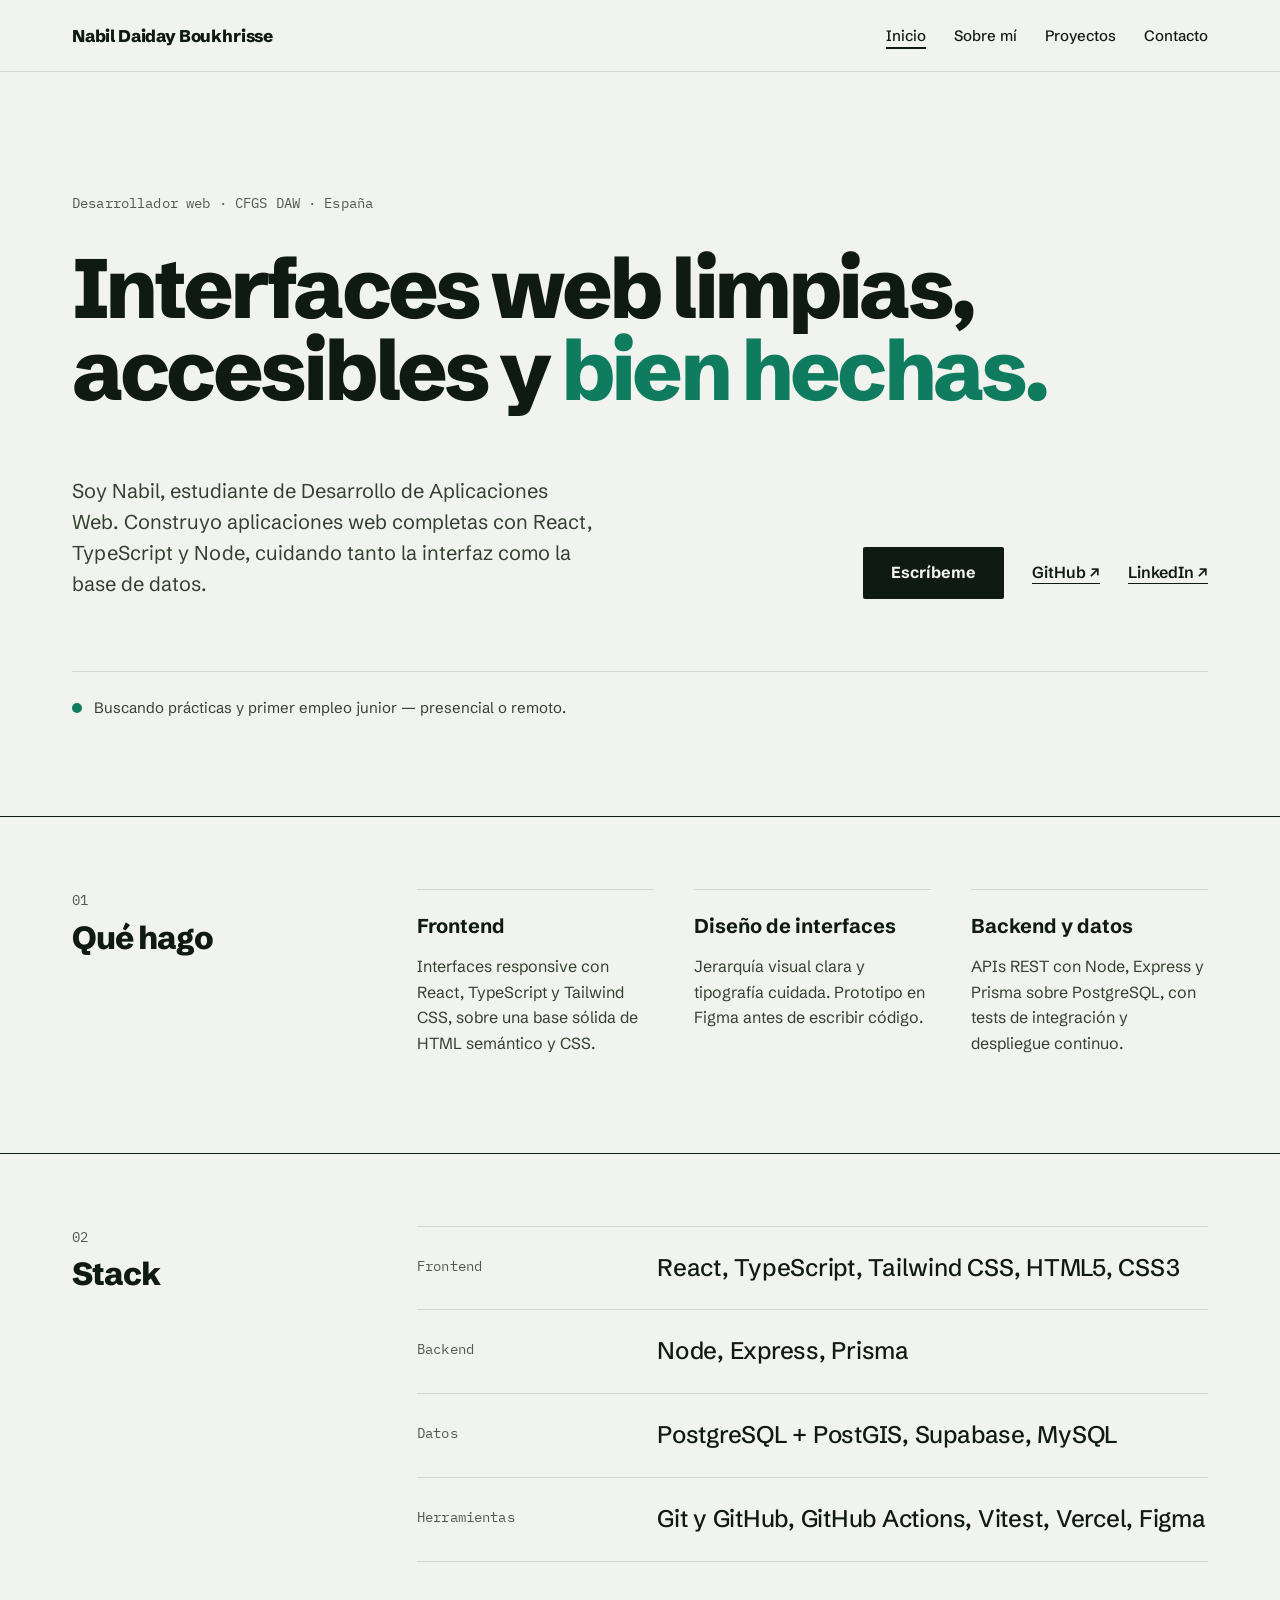
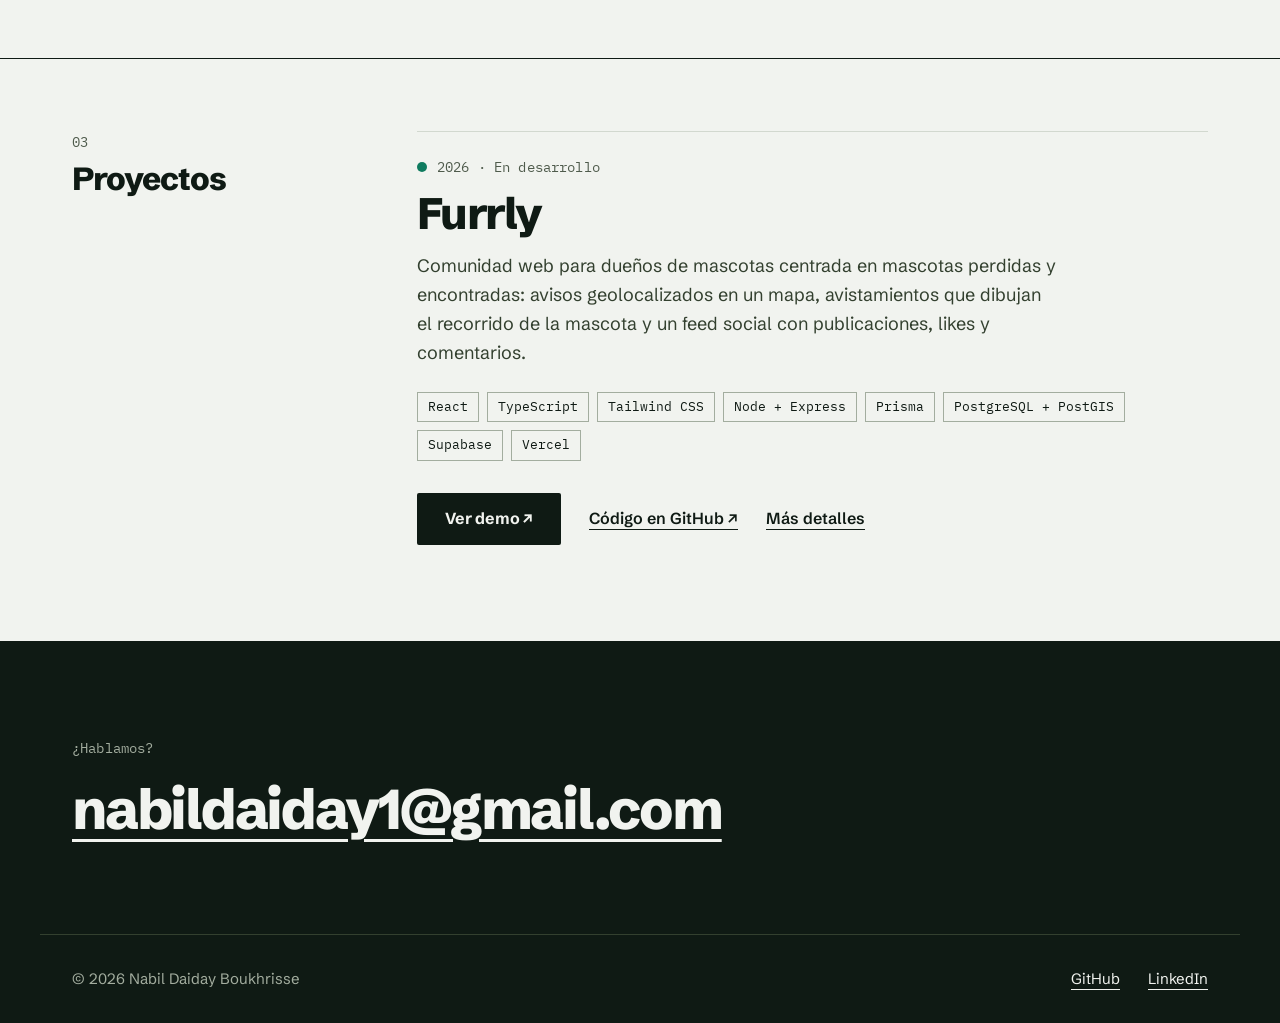
<file: index.html>
<!DOCTYPE html>
<html lang="es">
<head>
    <meta charset="UTF-8">
    <meta name="viewport" content="width=device-width, initial-scale=1.0">
    <title>Nabil Daiday Boukhrisse — Desarrollador Web Frontend</title>
    <meta name="description" content="Portfolio de Nabil Daiday Boukhrisse, estudiante de Desarrollo de Aplicaciones Web centrado en frontend. Abierto a prácticas y primer empleo.">
    <meta name="theme-color" content="#F1F3EF">
    <link rel="canonical" href="https://nabildb.github.io/">
    <meta property="og:type" content="website">
    <meta property="og:locale" content="es_ES">
    <meta property="og:site_name" content="Nabil Daiday Boukhrisse · Portfolio">
    <meta property="og:title" content="Nabil Daiday Boukhrisse — Desarrollador Web Frontend">
    <meta property="og:description" content="Portfolio de Nabil Daiday Boukhrisse, estudiante de Desarrollo de Aplicaciones Web centrado en frontend. Abierto a prácticas y primer empleo.">
    <meta property="og:url" content="https://nabildb.github.io/">
    <meta name="twitter:card" content="summary">
    <link rel="icon" type="image/svg+xml" href="favicon.svg">
    <link rel="preconnect" href="https://fonts.googleapis.com">
    <link rel="preconnect" href="https://fonts.gstatic.com" crossorigin>
    <link href="https://fonts.googleapis.com/css2?family=Schibsted+Grotesk:wght@400;500;700;800&family=IBM+Plex+Mono:wght@400;500&display=swap" rel="stylesheet">
    <link rel="stylesheet" href="styles.css">
    <script type="application/ld+json">
    {
        "@context": "https://schema.org",
        "@type": "Person",
        "name": "Nabil Daiday Boukhrisse",
        "jobTitle": "Desarrollador Web Frontend",
        "url": "https://nabildb.github.io/",
        "sameAs": ["https://github.com/nabildb", "https://www.linkedin.com/in/nabil-daiday-boukhrisse-04b022206/"]
    }
    </script>
</head>
<body>

    <header class="header">
        <div class="container header__inner">
            <a href="index.html" class="header__name">Nabil Daiday Boukhrisse</a>
            <nav aria-label="Principal">
                <ul class="nav">
                    <li><a href="index.html" aria-current="page">Inicio</a></li>
                    <li><a href="sobre-mi.html">Sobre mí</a></li>
                    <li><a href="proyectos.html">Proyectos</a></li>
                    <li><a href="contacto.html">Contacto</a></li>
                </ul>
            </nav>
        </div>
    </header>

    <main>
        <section class="container hero">
            <p class="mono">Desarrollador web · CFGS DAW · España</p>
            <h1 class="display">Interfaces web limpias, accesibles y <span class="accent">bien hechas.</span></h1>
            <div class="hero__row">
                <p class="lead">Soy Nabil, estudiante de Desarrollo de Aplicaciones Web. Construyo aplicaciones web completas con React, TypeScript y Node, cuidando tanto la interfaz como la base de datos.</p>
                <div class="actions">
                    <a href="contacto.html" class="btn">Escríbeme</a>
                    <a href="https://github.com/nabildb" class="link" target="_blank" rel="noopener">GitHub ↗</a>
                    <a href="https://www.linkedin.com/in/nabil-daiday-boukhrisse-04b022206/" class="link" target="_blank" rel="noopener">LinkedIn ↗</a>
                </div>
            </div>
            <p class="status"><span class="dot" aria-hidden="true"></span>Buscando prácticas y primer empleo junior — presencial o remoto.</p>
        </section>

        <section class="section">
            <div class="container section__inner">
                <div class="section__head">
                    <p class="mono">01</p>
                    <h2 class="section__title">Qué hago</h2>
                </div>
                <div class="section__body">
                    <div class="columns">
                        <div class="column">
                            <h3>Frontend</h3>
                            <p>Interfaces responsive con React, TypeScript y Tailwind CSS, sobre una base sólida de HTML semántico y CSS.</p>
                        </div>
                        <div class="column">
                            <h3>Diseño de interfaces</h3>
                            <p>Jerarquía visual clara y tipografía cuidada. Prototipo en Figma antes de escribir código.</p>
                        </div>
                        <div class="column">
                            <h3>Backend y datos</h3>
                            <p>APIs REST con Node, Express y Prisma sobre PostgreSQL, con tests de integración y despliegue continuo.</p>
                        </div>
                    </div>
                </div>
            </div>
        </section>

        <section class="section">
            <div class="container section__inner">
                <div class="section__head">
                    <p class="mono">02</p>
                    <h2 class="section__title">Stack</h2>
                </div>
                <div class="section__body">
                    <dl>
                        <div class="stack-row">
                            <dt class="mono">Frontend</dt>
                            <dd>React, TypeScript, Tailwind CSS, HTML5, CSS3</dd>
                        </div>
                        <div class="stack-row">
                            <dt class="mono">Backend</dt>
                            <dd>Node, Express, Prisma</dd>
                        </div>
                        <div class="stack-row">
                            <dt class="mono">Datos</dt>
                            <dd>PostgreSQL + PostGIS, Supabase, MySQL</dd>
                        </div>
                        <div class="stack-row">
                            <dt class="mono">Herramientas</dt>
                            <dd>Git y GitHub, GitHub Actions, Vitest, Vercel, Figma</dd>
                        </div>
                    </dl>
                </div>
            </div>
        </section>

        <section class="section" id="proyectos">
            <div class="container section__inner">
                <div class="section__head">
                    <p class="mono">03</p>
                    <h2 class="section__title">Proyectos</h2>
                </div>
                <div class="section__body">
                    <article class="project">
                        <p class="project__meta mono"><span class="dot" aria-hidden="true"></span>2026 · En desarrollo</p>
                        <h3 class="project__title">Furrly</h3>
                        <p class="project__desc">Comunidad web para dueños de mascotas centrada en mascotas perdidas y encontradas: avisos geolocalizados en un mapa, avistamientos que dibujan el recorrido de la mascota y un feed social con publicaciones, likes y comentarios.</p>
                        <ul class="tags" aria-label="Tecnologías">
                            <li>React</li>
                            <li>TypeScript</li>
                            <li>Tailwind CSS</li>
                            <li>Node + Express</li>
                            <li>Prisma</li>
                            <li>PostgreSQL + PostGIS</li>
                            <li>Supabase</li>
                            <li>Vercel</li>
                        </ul>
                        <div class="actions">
                            <a href="https://furrly-rouge.vercel.app" class="btn" target="_blank" rel="noopener">Ver demo ↗</a>
                            <a href="https://github.com/nabildb/Furrly" class="link" target="_blank" rel="noopener">Código en GitHub ↗</a>
                            <a href="proyectos.html" class="link">Más detalles</a>
                        </div>
                    </article>
                </div>
            </div>
        </section>
    </main>

    <footer class="footer">
        <div class="container footer__cta">
            <p class="mono">¿Hablamos?</p>
            <a href="mailto:nabildaiday1@gmail.com" class="footer__email">nabildaiday1@gmail.com</a>
        </div>
        <div class="container footer__bar">
            <span>&copy; 2026 Nabil Daiday Boukhrisse</span>
            <ul class="footer__links">
                <li><a href="https://github.com/nabildb" target="_blank" rel="noopener">GitHub</a></li>
                <li><a href="https://www.linkedin.com/in/nabil-daiday-boukhrisse-04b022206/" target="_blank" rel="noopener">LinkedIn</a></li>
            </ul>
        </div>
    </footer>
</body>
</html>
</file>
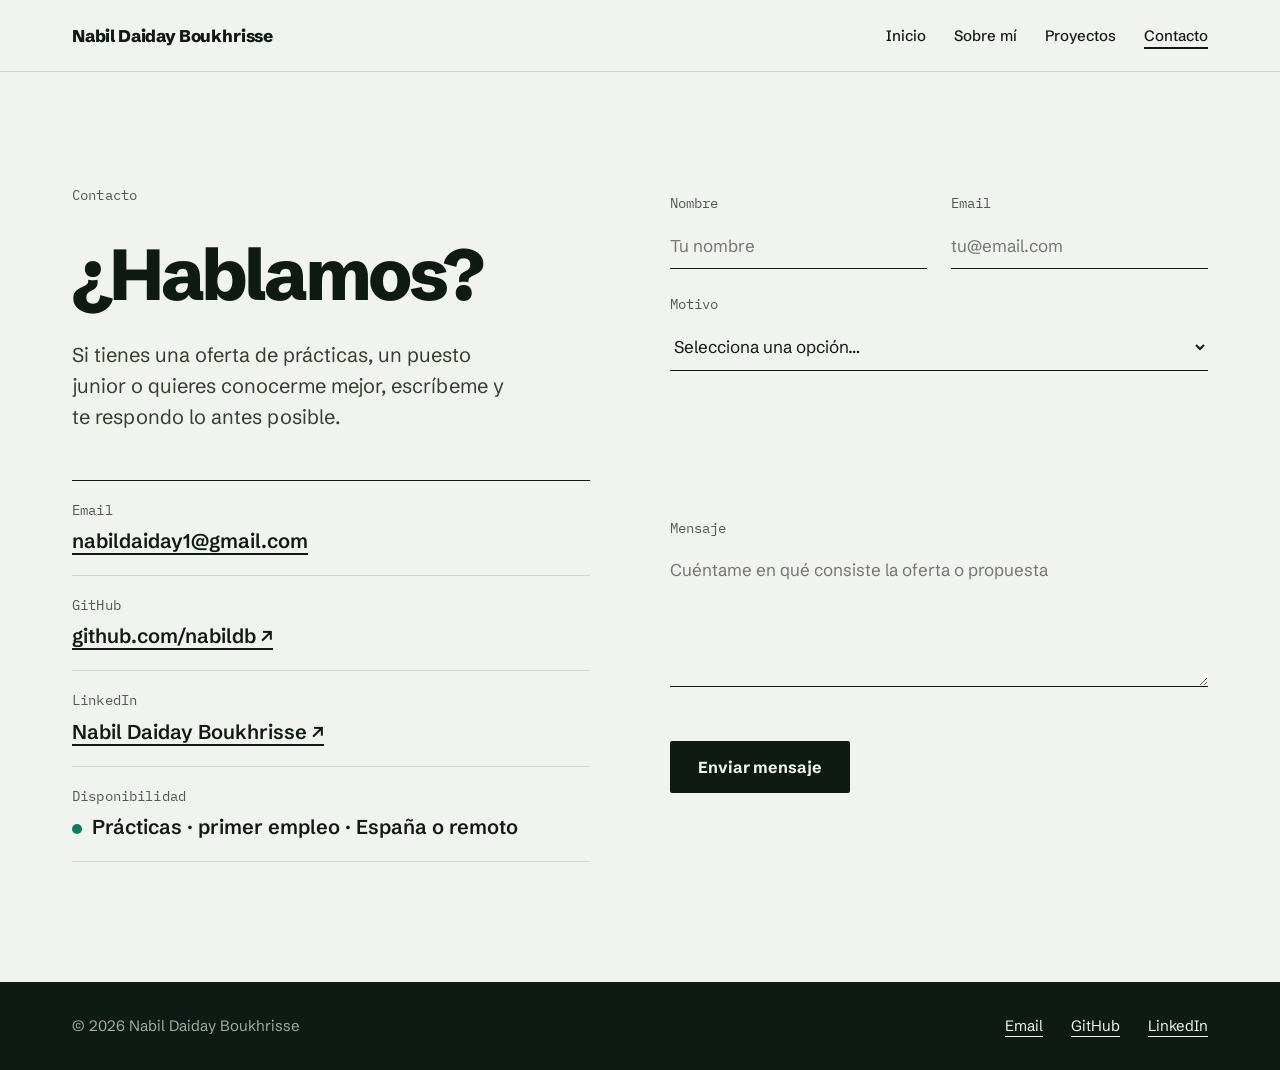
<file: contacto.html>
<!DOCTYPE html>
<html lang="es">
<head>
    <meta charset="UTF-8">
    <meta name="viewport" content="width=device-width, initial-scale=1.0">
    <title>Contacto — Nabil Daiday Boukhrisse</title>
    <meta name="description" content="Contacta con Nabil Daiday Boukhrisse para ofertas de prácticas, puestos junior o colaboraciones en desarrollo web.">
    <meta name="theme-color" content="#F1F3EF">
    <link rel="canonical" href="https://nabildb.github.io/contacto.html">
    <meta property="og:type" content="website">
    <meta property="og:locale" content="es_ES">
    <meta property="og:site_name" content="Nabil Daiday Boukhrisse · Portfolio">
    <meta property="og:title" content="Contacto — Nabil Daiday Boukhrisse">
    <meta property="og:description" content="Contacta con Nabil Daiday Boukhrisse para ofertas de prácticas, puestos junior o colaboraciones en desarrollo web.">
    <meta property="og:url" content="https://nabildb.github.io/contacto.html">
    <meta name="twitter:card" content="summary">
    <link rel="icon" type="image/svg+xml" href="favicon.svg">
    <link rel="preconnect" href="https://fonts.googleapis.com">
    <link rel="preconnect" href="https://fonts.gstatic.com" crossorigin>
    <link href="https://fonts.googleapis.com/css2?family=Schibsted+Grotesk:wght@400;500;700;800&family=IBM+Plex+Mono:wght@400;500&display=swap" rel="stylesheet">
    <link rel="stylesheet" href="styles.css">
</head>
<body>

    <header class="header">
        <div class="container header__inner">
            <a href="index.html" class="header__name">Nabil Daiday Boukhrisse</a>
            <nav aria-label="Principal">
                <ul class="nav">
                    <li><a href="index.html">Inicio</a></li>
                    <li><a href="sobre-mi.html">Sobre mí</a></li>
                    <li><a href="proyectos.html">Proyectos</a></li>
                    <li><a href="contacto.html" aria-current="page">Contacto</a></li>
                </ul>
            </nav>
        </div>
    </header>

    <main>
        <section class="container contact">
            <div class="contact__info">
                <p class="mono">Contacto</p>
                <h1 class="display display--sm">¿Hablamos?</h1>
                <p class="lead">Si tienes una oferta de prácticas, un puesto junior o quieres conocerme mejor, escríbeme y te respondo lo antes posible.</p>
                <dl class="details">
                    <div><dt class="mono">Email</dt><dd><a href="mailto:nabildaiday1@gmail.com">nabildaiday1@gmail.com</a></dd></div>
                    <div><dt class="mono">GitHub</dt><dd><a href="https://github.com/nabildb" target="_blank" rel="noopener">github.com/nabildb ↗</a></dd></div>
                    <div><dt class="mono">LinkedIn</dt><dd><a href="https://www.linkedin.com/in/nabil-daiday-boukhrisse-04b022206/" target="_blank" rel="noopener">Nabil Daiday Boukhrisse ↗</a></dd></div>
                    <div><dt class="mono">Disponibilidad</dt><dd><span class="dot" aria-hidden="true"></span>Prácticas · primer empleo · España o remoto</dd></div>
                </dl>
            </div>

            <form class="form" id="contactForm">
                <div class="form__row">
                    <label class="field">Nombre
                        <input type="text" name="nombre" placeholder="Tu nombre" autocomplete="name" required>
                    </label>
                    <label class="field">Email
                        <input type="email" name="email" placeholder="tu@email.com" autocomplete="email" required>
                    </label>
                </div>
                <label class="field">Motivo
                    <select name="motivo" required>
                        <option value="">Selecciona una opción…</option>
                        <option value="practicas">Oferta de prácticas</option>
                        <option value="empleo">Oferta de empleo</option>
                        <option value="colaboracion">Colaboración</option>
                        <option value="otro">Otro</option>
                    </select>
                </label>
                <label class="field">Mensaje
                    <textarea name="mensaje" rows="5" placeholder="Cuéntame en qué consiste la oferta o propuesta" required></textarea>
                </label>
                <!-- Campo trampa contra bots (FormSubmit) -->
                <input type="text" name="_honey" class="honey" tabindex="-1" autocomplete="off" aria-hidden="true">
                <button type="submit" class="btn">Enviar mensaje</button>
                <p class="form-success" id="formSuccess" role="status">Mensaje enviado. Te responderé pronto.</p>
            </form>
        </section>
    </main>

    <footer class="footer">
        <div class="container footer__bar">
            <span>&copy; 2026 Nabil Daiday Boukhrisse</span>
            <ul class="footer__links">
                <li><a href="mailto:nabildaiday1@gmail.com">Email</a></li>
                <li><a href="https://github.com/nabildb" target="_blank" rel="noopener">GitHub</a></li>
                <li><a href="https://www.linkedin.com/in/nabil-daiday-boukhrisse-04b022206/" target="_blank" rel="noopener">LinkedIn</a></li>
            </ul>
        </div>
    </footer>

    <script>
        const form = document.getElementById('contactForm');
        const success = document.getElementById('formSuccess');

        form.addEventListener('submit', (e) => {
            e.preventDefault();

            const btn = form.querySelector('.btn');
            const originalText = btn.textContent;
            btn.textContent = 'Enviando…';
            btn.disabled = true;

            const data = Object.fromEntries(new FormData(form).entries());
            data._subject = 'Portfolio: nuevo mensaje de ' + data.nombre;

            fetch('https://formsubmit.co/ajax/nabildaiday1@gmail.com', {
                method: 'POST',
                headers: {
                    'Content-Type': 'application/json',
                    'Accept': 'application/json'
                },
                body: JSON.stringify(data)
            })
            .then(response => {
                if (!response.ok) throw new Error('HTTP ' + response.status);
                return response.json();
            })
            .then(() => {
                success.classList.add('visible');
                form.reset();
                setTimeout(() => success.classList.remove('visible'), 5000);
            })
            .catch(error => {
                console.error(error);
                alert('Hubo un error. Puedes escribirme directamente a nabildaiday1@gmail.com.');
            })
            .finally(() => {
                btn.textContent = originalText;
                btn.disabled = false;
            });
        });
    </script>
</body>
</html>
</file>
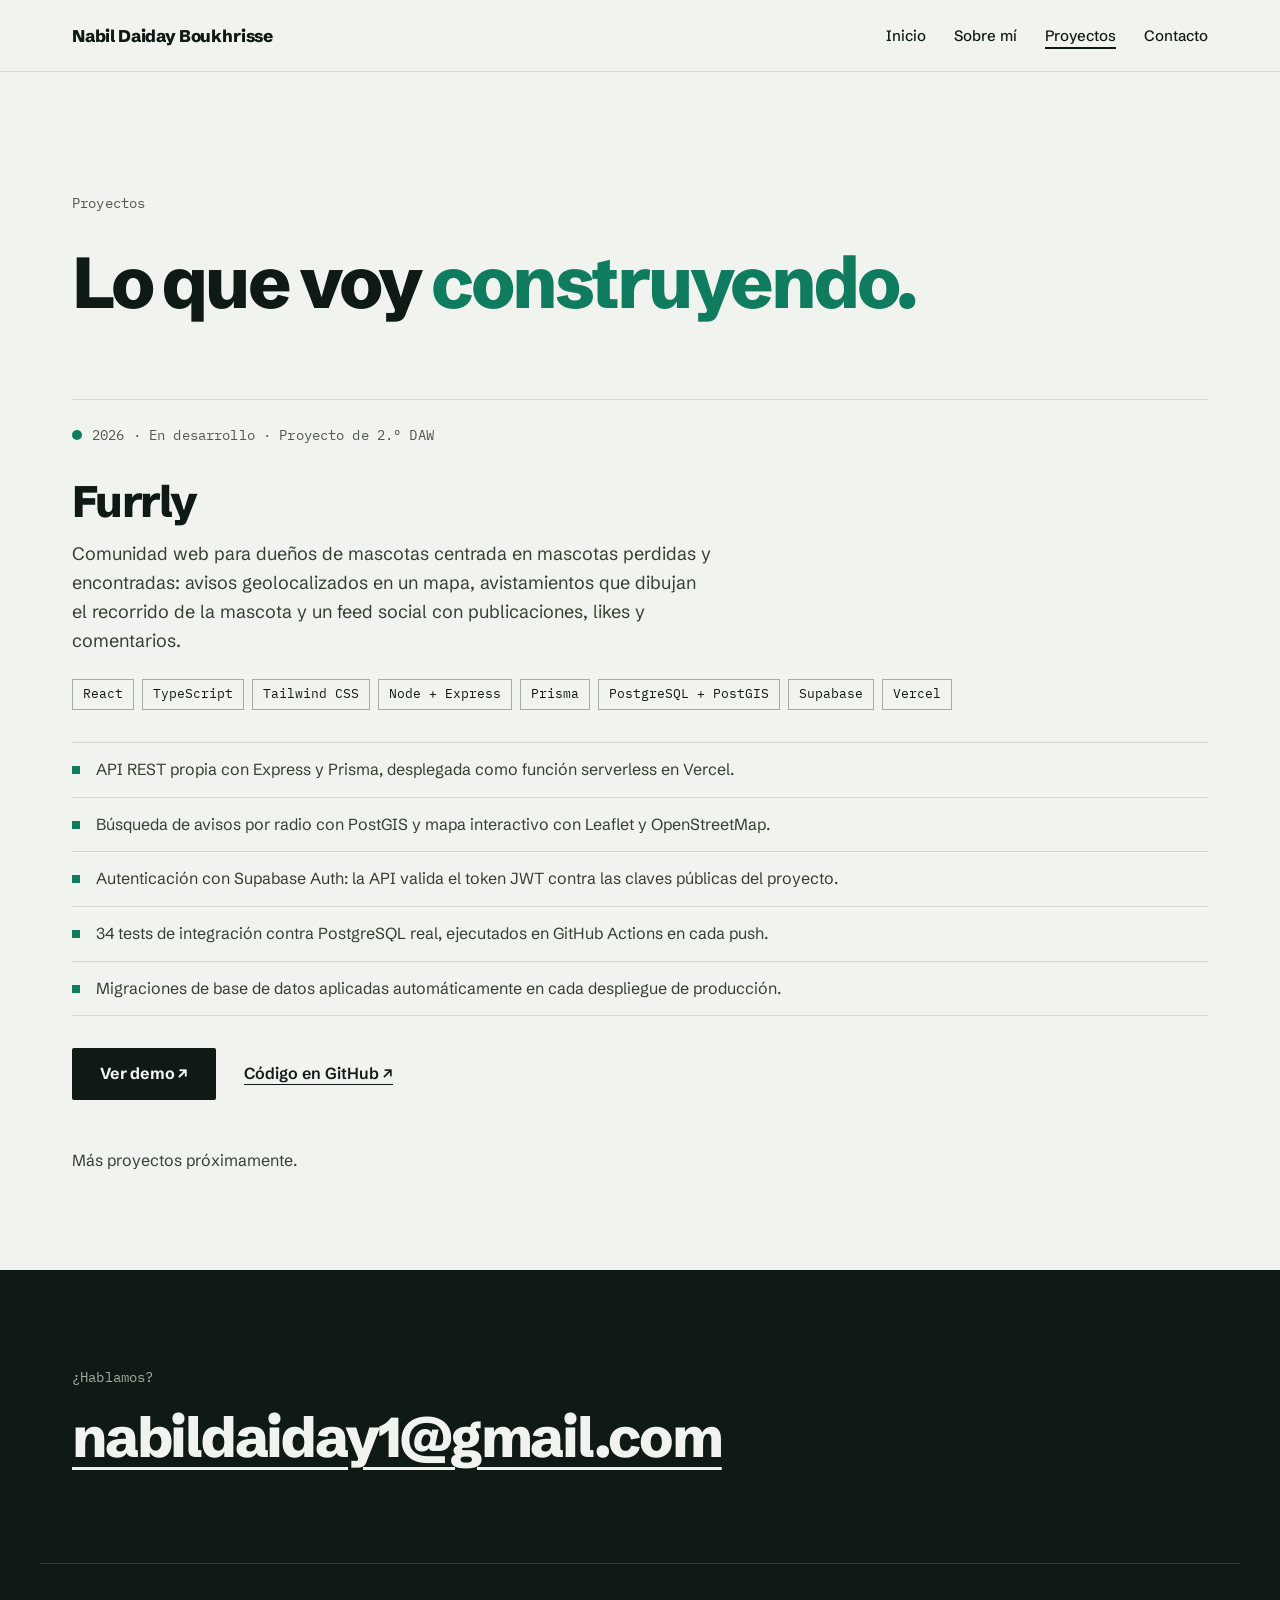
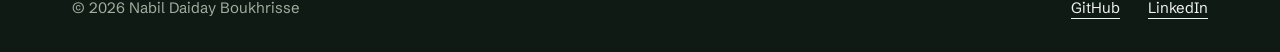
<file: proyectos.html>
<!DOCTYPE html>
<html lang="es">
<head>
    <meta charset="UTF-8">
    <meta name="viewport" content="width=device-width, initial-scale=1.0">
    <title>Proyectos — Nabil Daiday Boukhrisse</title>
    <meta name="description" content="Proyectos de Nabil Daiday Boukhrisse: Furrly, comunidad web para encontrar mascotas perdidas, hecha con React, TypeScript, Express y PostGIS.">
    <meta name="theme-color" content="#F1F3EF">
    <link rel="canonical" href="https://nabildb.github.io/proyectos.html">
    <meta property="og:type" content="website">
    <meta property="og:locale" content="es_ES">
    <meta property="og:site_name" content="Nabil Daiday Boukhrisse · Portfolio">
    <meta property="og:title" content="Proyectos — Nabil Daiday Boukhrisse">
    <meta property="og:description" content="Proyectos de Nabil Daiday Boukhrisse: Furrly, comunidad web para encontrar mascotas perdidas, hecha con React, TypeScript, Express y PostGIS.">
    <meta property="og:url" content="https://nabildb.github.io/proyectos.html">
    <meta name="twitter:card" content="summary">
    <link rel="icon" type="image/svg+xml" href="favicon.svg">
    <link rel="preconnect" href="https://fonts.googleapis.com">
    <link rel="preconnect" href="https://fonts.gstatic.com" crossorigin>
    <link href="https://fonts.googleapis.com/css2?family=Schibsted+Grotesk:wght@400;500;700;800&family=IBM+Plex+Mono:wght@400;500&display=swap" rel="stylesheet">
    <link rel="stylesheet" href="styles.css">
</head>
<body>

    <header class="header">
        <div class="container header__inner">
            <a href="index.html" class="header__name">Nabil Daiday Boukhrisse</a>
            <nav aria-label="Principal">
                <ul class="nav">
                    <li><a href="index.html">Inicio</a></li>
                    <li><a href="sobre-mi.html">Sobre mí</a></li>
                    <li><a href="proyectos.html" aria-current="page">Proyectos</a></li>
                    <li><a href="contacto.html">Contacto</a></li>
                </ul>
            </nav>
        </div>
    </header>

    <main>
        <section class="container hero">
            <p class="mono">Proyectos</p>
            <h1 class="display display--sm">Lo que voy <span class="accent">construyendo.</span></h1>
            <div class="about__row">
                <article class="project project--full">
                    <p class="project__meta mono"><span class="dot" aria-hidden="true"></span>2026 · En desarrollo · Proyecto de 2.º DAW</p>
                    <h2 class="project__title">Furrly</h2>
                    <p class="project__desc">Comunidad web para dueños de mascotas centrada en mascotas perdidas y encontradas: avisos geolocalizados en un mapa, avistamientos que dibujan el recorrido de la mascota y un feed social con publicaciones, likes y comentarios.</p>
                        <ul class="tags" aria-label="Tecnologías">
                            <li>React</li>
                            <li>TypeScript</li>
                            <li>Tailwind CSS</li>
                            <li>Node + Express</li>
                            <li>Prisma</li>
                            <li>PostgreSQL + PostGIS</li>
                            <li>Supabase</li>
                            <li>Vercel</li>
                        </ul>
                    <ul class="highlights">
                        <li>API REST propia con Express y Prisma, desplegada como función serverless en Vercel.</li>
                        <li>Búsqueda de avisos por radio con PostGIS y mapa interactivo con Leaflet y OpenStreetMap.</li>
                        <li>Autenticación con Supabase Auth: la API valida el token JWT contra las claves públicas del proyecto.</li>
                        <li>34 tests de integración contra PostgreSQL real, ejecutados en GitHub Actions en cada push.</li>
                        <li>Migraciones de base de datos aplicadas automáticamente en cada despliegue de producción.</li>
                    </ul>
                    <div class="actions">
                        <a href="https://furrly-rouge.vercel.app" class="btn" target="_blank" rel="noopener">Ver demo ↗</a>
                        <a href="https://github.com/nabildb/Furrly" class="link" target="_blank" rel="noopener">Código en GitHub ↗</a>
                    </div>
                    <p class="more">Más proyectos próximamente.</p>
                </article>
            </div>
        </section>
    </main>

    <footer class="footer">
        <div class="container footer__cta">
            <p class="mono">¿Hablamos?</p>
            <a href="mailto:nabildaiday1@gmail.com" class="footer__email">nabildaiday1@gmail.com</a>
        </div>
        <div class="container footer__bar">
            <span>&copy; 2026 Nabil Daiday Boukhrisse</span>
            <ul class="footer__links">
                <li><a href="https://github.com/nabildb" target="_blank" rel="noopener">GitHub</a></li>
                <li><a href="https://www.linkedin.com/in/nabil-daiday-boukhrisse-04b022206/" target="_blank" rel="noopener">LinkedIn</a></li>
            </ul>
        </div>
    </footer>
</body>
</html>
</file>
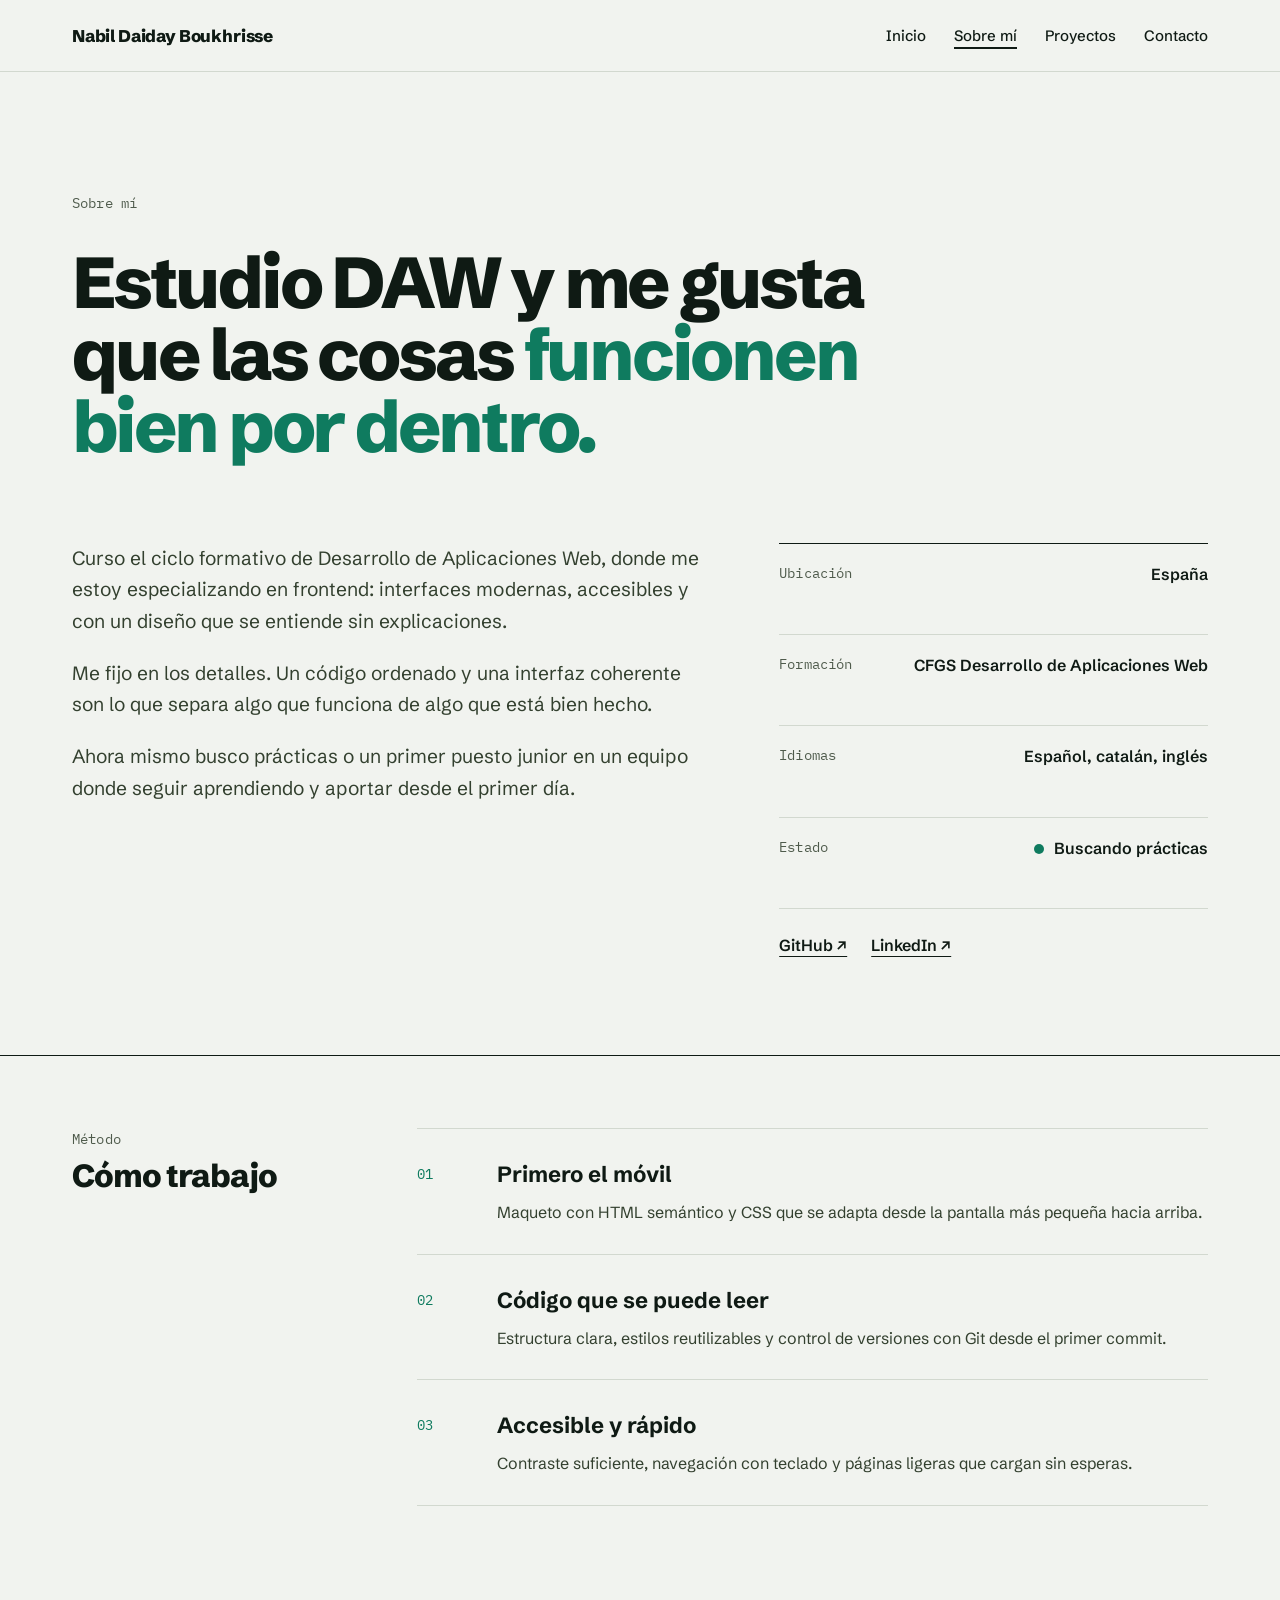
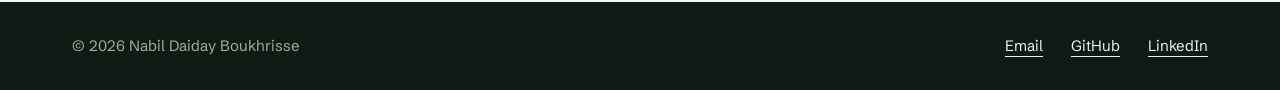
<file: sobre-mi.html>
<!DOCTYPE html>
<html lang="es">
<head>
    <meta charset="UTF-8">
    <meta name="viewport" content="width=device-width, initial-scale=1.0">
    <title>Sobre mí — Nabil Daiday Boukhrisse</title>
    <meta name="description" content="Conoce a Nabil Daiday Boukhrisse: estudiante de Desarrollo de Aplicaciones Web centrado en frontend y diseño de interfaces.">
    <meta name="theme-color" content="#F1F3EF">
    <link rel="canonical" href="https://nabildb.github.io/sobre-mi.html">
    <meta property="og:type" content="website">
    <meta property="og:locale" content="es_ES">
    <meta property="og:site_name" content="Nabil Daiday Boukhrisse · Portfolio">
    <meta property="og:title" content="Sobre mí — Nabil Daiday Boukhrisse">
    <meta property="og:description" content="Conoce a Nabil Daiday Boukhrisse: estudiante de Desarrollo de Aplicaciones Web centrado en frontend y diseño de interfaces.">
    <meta property="og:url" content="https://nabildb.github.io/sobre-mi.html">
    <meta name="twitter:card" content="summary">
    <link rel="icon" type="image/svg+xml" href="favicon.svg">
    <link rel="preconnect" href="https://fonts.googleapis.com">
    <link rel="preconnect" href="https://fonts.gstatic.com" crossorigin>
    <link href="https://fonts.googleapis.com/css2?family=Schibsted+Grotesk:wght@400;500;700;800&family=IBM+Plex+Mono:wght@400;500&display=swap" rel="stylesheet">
    <link rel="stylesheet" href="styles.css">
</head>
<body>

    <header class="header">
        <div class="container header__inner">
            <a href="index.html" class="header__name">Nabil Daiday Boukhrisse</a>
            <nav aria-label="Principal">
                <ul class="nav">
                    <li><a href="index.html">Inicio</a></li>
                    <li><a href="sobre-mi.html" aria-current="page">Sobre mí</a></li>
                    <li><a href="proyectos.html">Proyectos</a></li>
                    <li><a href="contacto.html">Contacto</a></li>
                </ul>
            </nav>
        </div>
    </header>

    <main>
        <section class="container hero">
            <p class="mono">Sobre mí</p>
            <h1 class="display display--sm">Estudio DAW y me gusta que las cosas <span class="accent">funcionen bien por dentro.</span></h1>
            <div class="about__row">
                <div class="prose">
                    <p>Curso el ciclo formativo de Desarrollo de Aplicaciones Web, donde me estoy especializando en frontend: interfaces modernas, accesibles y con un diseño que se entiende sin explicaciones.</p>
                    <p>Me fijo en los detalles. Un código ordenado y una interfaz coherente son lo que separa algo que funciona de algo que está bien hecho.</p>
                    <p>Ahora mismo busco prácticas o un primer puesto junior en un equipo donde seguir aprendiendo y aportar desde el primer día.</p>
                </div>
                <dl class="facts">
                    <div><dt class="mono">Ubicación</dt><dd>España</dd></div>
                    <div><dt class="mono">Formación</dt><dd>CFGS Desarrollo de Aplicaciones Web</dd></div>
                    <div><dt class="mono">Idiomas</dt><dd>Español, catalán, inglés</dd></div>
                    <div><dt class="mono">Estado</dt><dd><span class="dot" aria-hidden="true"></span>Buscando prácticas</dd></div>
                    <p class="facts__links">
                        <a href="https://github.com/nabildb" class="link" target="_blank" rel="noopener">GitHub ↗</a>
                        <a href="https://www.linkedin.com/in/nabil-daiday-boukhrisse-04b022206/" class="link" target="_blank" rel="noopener">LinkedIn ↗</a>
                    </p>
                </dl>
            </div>
        </section>

        <section class="section">
            <div class="container section__inner">
                <div class="section__head">
                    <p class="mono">Método</p>
                    <h2 class="section__title">Cómo trabajo</h2>
                </div>
                <div class="section__body">
                    <ol class="steps">
                        <li>
                            <span class="mono">01</span>
                            <div>
                                <h3>Primero el móvil</h3>
                                <p>Maqueto con HTML semántico y CSS que se adapta desde la pantalla más pequeña hacia arriba.</p>
                            </div>
                        </li>
                        <li>
                            <span class="mono">02</span>
                            <div>
                                <h3>Código que se puede leer</h3>
                                <p>Estructura clara, estilos reutilizables y control de versiones con Git desde el primer commit.</p>
                            </div>
                        </li>
                        <li>
                            <span class="mono">03</span>
                            <div>
                                <h3>Accesible y rápido</h3>
                                <p>Contraste suficiente, navegación con teclado y páginas ligeras que cargan sin esperas.</p>
                            </div>
                        </li>
                    </ol>
                </div>
            </div>
        </section>
    </main>

    <footer class="footer">
        <div class="container footer__bar">
            <span>&copy; 2026 Nabil Daiday Boukhrisse</span>
            <ul class="footer__links">
                <li><a href="mailto:nabildaiday1@gmail.com">Email</a></li>
                <li><a href="https://github.com/nabildb" target="_blank" rel="noopener">GitHub</a></li>
                <li><a href="https://www.linkedin.com/in/nabil-daiday-boukhrisse-04b022206/" target="_blank" rel="noopener">LinkedIn</a></li>
            </ul>
        </div>
    </footer>
</body>
</html>
</file>
<file: styles.css>
/* ─── TOKENS ───────────────────────────────────────────── */
:root {
    --bg: #F1F3EF;
    --ink: #0F1A14;
    --text: #33402F;
    --muted: #4F5B4C;
    --line: #D2D8CF;
    --line-strong: #A3AD9F;
    --accent: #0F7B5F;
    --font: 'Schibsted Grotesk', system-ui, sans-serif;
    --mono: 'IBM Plex Mono', ui-monospace, monospace;
    --container: 1200px;
    --gutter: 32px;
}

/* ─── BASE ─────────────────────────────────────────────── */
*,
*::before,
*::after {
    margin: 0;
    padding: 0;
    box-sizing: border-box;
}

html {
    scroll-behavior: smooth;
}

body {
    background: var(--bg);
    color: var(--ink);
    font-family: var(--font);
    font-size: 1rem;
    line-height: 1.6;
    -webkit-font-smoothing: antialiased;
    min-height: 100vh;
    display: flex;
    flex-direction: column;
}

main {
    flex: 1;
}

a {
    color: var(--ink);
    text-underline-offset: 5px;
    transition: color 0.15s ease;
}

a:hover {
    color: var(--accent);
}

:focus-visible {
    outline: 2px solid var(--accent);
    outline-offset: 3px;
}

.container {
    max-width: var(--container);
    margin: 0 auto;
    padding: 0 var(--gutter);
}

.mono {
    font-family: var(--mono);
    font-size: 0.875rem;
    color: var(--muted);
    letter-spacing: 0.01em;
}

.accent {
    color: var(--accent);
}

.dot {
    width: 10px;
    height: 10px;
    border-radius: 50%;
    background: var(--accent);
    flex: none;
}

/* ─── HEADER ───────────────────────────────────────────── */
.header {
    border-bottom: 1px solid var(--line);
}

.header__inner {
    display: flex;
    flex-wrap: wrap;
    align-items: center;
    justify-content: space-between;
    gap: 12px 24px;
    padding-top: 22px;
    padding-bottom: 22px;
}

.header__name {
    font-weight: 800;
    font-size: 17px;
    letter-spacing: -0.01em;
    text-decoration: none;
}

.nav {
    display: flex;
    flex-wrap: wrap;
    gap: 8px 28px;
    list-style: none;
    font-size: 15px;
    font-weight: 500;
}

.nav a {
    text-decoration: none;
}

.nav a[aria-current="page"] {
    text-decoration: underline;
    text-underline-offset: 6px;
    text-decoration-thickness: 2px;
}

/* ─── HERO ─────────────────────────────────────────────── */
.hero {
    padding-top: 120px;
    padding-bottom: 96px;
}

.hero .mono {
    margin-bottom: 32px;
}

.display {
    font-size: clamp(2.75rem, 7.5vw, 5.25rem);
    line-height: 0.98;
    font-weight: 800;
    letter-spacing: -0.045em;
    max-width: 1000px;
}

.display--sm {
    font-size: clamp(2.5rem, 6vw, 4.5rem);
    line-height: 1;
    max-width: 900px;
}

.hero__row {
    display: flex;
    flex-wrap: wrap;
    justify-content: space-between;
    align-items: flex-end;
    gap: 40px;
    margin-top: 64px;
}

.lead {
    font-size: 1.25rem;
    line-height: 1.55;
    color: var(--text);
    max-width: 520px;
}

.actions {
    display: flex;
    flex-wrap: wrap;
    align-items: center;
    gap: 16px 28px;
}

.btn {
    display: inline-flex;
    align-items: center;
    justify-content: center;
    min-height: 52px;
    padding: 0 28px;
    background: var(--ink);
    color: var(--bg);
    border: none;
    border-radius: 2px;
    font-family: var(--font);
    font-weight: 700;
    font-size: 1rem;
    text-decoration: none;
    cursor: pointer;
    transition: background 0.15s ease;
}

.btn:hover {
    background: var(--accent);
    color: #fff;
}

.btn:disabled {
    opacity: 0.6;
    cursor: wait;
}

.link {
    font-weight: 600;
}

.status {
    display: flex;
    align-items: center;
    gap: 12px;
    margin-top: 72px;
    padding-top: 24px;
    border-top: 1px solid var(--line);
    font-size: 15px;
    color: var(--text);
}

/* ─── SECTIONS ─────────────────────────────────────────── */
.section {
    border-top: 1px solid var(--ink);
}

.section__inner {
    display: flex;
    flex-wrap: wrap;
    gap: 48px;
    padding-top: 72px;
    padding-bottom: 96px;
}

.section__head {
    flex: 1 1 220px;
}

.section__title {
    margin-top: 8px;
    font-size: 2rem;
    font-weight: 800;
    letter-spacing: -0.03em;
    line-height: 1.15;
}

.section__body {
    flex: 3 1 560px;
    min-width: 0;
}

.columns {
    display: grid;
    grid-template-columns: repeat(auto-fit, minmax(220px, 1fr));
    gap: 40px;
}

.column {
    border-top: 1px solid var(--line);
    padding-top: 20px;
}

.column h3 {
    font-size: 1.25rem;
    font-weight: 700;
    margin-bottom: 12px;
}

.column p,
.steps p {
    color: var(--text);
}

/* Stack list */
.stack-row {
    display: flex;
    flex-wrap: wrap;
    gap: 8px 40px;
    padding: 24px 0;
    border-top: 1px solid var(--line);
}

.stack-row:last-child {
    border-bottom: 1px solid var(--line);
}

.stack-row dt {
    flex: 0 0 200px;
    padding-top: 4px;
}

.stack-row dd {
    flex: 1 1 300px;
    font-size: 1.5rem;
    font-weight: 500;
    letter-spacing: -0.01em;
    line-height: 1.45;
}

/* Coming soon */
.soon {
    border: 1px dashed var(--line-strong);
    padding: 48px 40px;
    display: flex;
    flex-wrap: wrap;
    justify-content: space-between;
    align-items: flex-end;
    gap: 24px;
}

.soon__title {
    font-size: 1.75rem;
    font-weight: 800;
    letter-spacing: -0.02em;
    margin-bottom: 12px;
}

.soon p {
    color: var(--text);
    max-width: 460px;
}

/* Project */
.project {
    border-top: 1px solid var(--line);
    padding-top: 24px;
}

.project--full {
    flex: 1 1 100%;
}

.project__meta {
    display: flex;
    align-items: baseline;
    gap: 10px;
    margin-bottom: 12px;
}

.project__title {
    font-size: clamp(2rem, 4vw, 2.75rem);
    font-weight: 800;
    letter-spacing: -0.035em;
    line-height: 1.05;
    margin-bottom: 16px;
}

.project__desc {
    font-size: 1.125rem;
    line-height: 1.6;
    color: var(--text);
    max-width: 640px;
    margin-bottom: 24px;
}

.tags {
    display: flex;
    flex-wrap: wrap;
    gap: 8px;
    list-style: none;
    margin-bottom: 32px;
}

.tags li {
    font-family: var(--mono);
    font-size: 0.8125rem;
    color: var(--ink);
    border: 1px solid var(--line-strong);
    padding: 4px 10px;
}

.highlights {
    list-style: none;
    margin-bottom: 32px;
}

.highlights li {
    display: flex;
    gap: 16px;
    padding: 14px 0;
    border-top: 1px solid var(--line);
    color: var(--text);
}

.highlights li:last-child {
    border-bottom: 1px solid var(--line);
}

.highlights li::before {
    content: '';
    width: 8px;
    height: 8px;
    margin-top: 9px;
    background: var(--accent);
    flex: none;
}

.more {
    margin-top: 48px;
    color: var(--text);
}

/* ─── ABOUT ────────────────────────────────────────────── */
.about__row {
    display: flex;
    flex-wrap: wrap;
    gap: 64px;
    margin-top: 80px;
}

.prose {
    flex: 3 1 480px;
    display: flex;
    flex-direction: column;
    gap: 20px;
    font-size: 1.2rem;
    line-height: 1.65;
    color: var(--text);
}

.facts {
    flex: 2 1 320px;
    align-self: flex-start;
    border-top: 1px solid var(--ink);
}

.facts > div {
    display: flex;
    justify-content: space-between;
    gap: 24px;
    padding: 18px 0;
    border-bottom: 1px solid var(--line);
}

.facts dd {
    font-weight: 600;
    text-align: right;
    display: flex;
    align-items: baseline;
    gap: 10px;
}

.facts__links {
    display: flex;
    flex-wrap: wrap;
    gap: 24px;
    padding-top: 24px;
}

.steps {
    list-style: none;
}

.steps li {
    display: flex;
    flex-wrap: wrap;
    gap: 8px 32px;
    padding: 28px 0;
    border-top: 1px solid var(--line);
}

.steps li:last-child {
    border-bottom: 1px solid var(--line);
}

.steps .mono {
    flex: 0 0 48px;
    color: var(--accent);
    padding-top: 6px;
}

.steps div {
    flex: 1 1 400px;
}

.steps h3 {
    font-size: 1.375rem;
    font-weight: 700;
    margin-bottom: 8px;
}

/* ─── CONTACT ──────────────────────────────────────────── */
.contact {
    display: flex;
    flex-wrap: wrap;
    gap: 80px;
    padding-top: 112px;
    padding-bottom: 120px;
}

.contact__info {
    flex: 1 1 400px;
}

.contact__info > .mono {
    margin-bottom: 32px;
}

.contact__info .lead {
    margin: 28px 0 48px;
    max-width: 440px;
}

.details {
    border-top: 1px solid var(--ink);
}

.details > div {
    padding: 18px 0;
    border-bottom: 1px solid var(--line);
}

.details dt {
    margin-bottom: 4px;
}

.details dd {
    font-size: 1.25rem;
    font-weight: 600;
    display: flex;
    align-items: baseline;
    gap: 10px;
    overflow-wrap: anywhere;
}

.form {
    flex: 1 1 420px;
    align-self: flex-start;
    display: flex;
    flex-direction: column;
    gap: 24px;
    padding-top: 8px;
}

.form__row {
    display: flex;
    flex-wrap: wrap;
    gap: 24px;
}

.field {
    flex: 1 1 200px;
    display: flex;
    flex-direction: column;
    gap: 8px;
    font-family: var(--mono);
    font-size: 0.875rem;
    color: var(--muted);
}

.field input,
.field select,
.field textarea {
    font-family: var(--font);
    font-size: 1.0625rem;
    color: var(--ink);
    background: transparent;
    border: none;
    border-bottom: 1.5px solid var(--ink);
    border-radius: 0;
    padding: 12px 0;
    min-height: 44px;
    width: 100%;
}

.field textarea {
    resize: vertical;
    min-height: 140px;
}

.field input:focus,
.field select:focus,
.field textarea:focus {
    outline: none;
    border-bottom-color: var(--accent);
}

.form .btn {
    align-self: flex-start;
}

.form-success {
    display: none;
    padding: 16px 0;
    border-top: 1.5px solid var(--accent);
    color: var(--accent);
    font-weight: 600;
}

.form-success.visible {
    display: block;
}

.honey {
    display: none;
}

/* ─── FOOTER ───────────────────────────────────────────── */
.footer {
    background: var(--ink);
    color: var(--line-strong);
}

.footer a {
    color: var(--bg);
}

.footer a:hover {
    color: #fff;
}

.footer__cta {
    padding-top: 96px;
}

.footer__cta .mono {
    color: var(--line-strong);
    margin-bottom: 20px;
}

.footer__email {
    font-size: clamp(1.75rem, 5.5vw, 3.5rem);
    font-weight: 800;
    letter-spacing: -0.04em;
    line-height: 1.05;
    text-underline-offset: 10px;
    text-decoration-thickness: 3px;
    overflow-wrap: anywhere;
}

.footer__bar {
    display: flex;
    flex-wrap: wrap;
    justify-content: space-between;
    gap: 16px 24px;
    padding-top: 32px;
    padding-bottom: 32px;
    font-size: 15px;
}

.footer__cta + .footer__bar {
    margin-top: 96px;
    border-top: 1px solid var(--text);
}

.footer__links {
    display: flex;
    flex-wrap: wrap;
    gap: 12px 28px;
    list-style: none;
}

/* ─── RESPONSIVE ───────────────────────────────────────── */
@media (max-width: 640px) {
    :root {
        --gutter: 20px;
    }

    .hero {
        padding-top: 64px;
        padding-bottom: 64px;
    }

    .hero__row {
        margin-top: 40px;
    }

    .lead {
        font-size: 1.125rem;
    }

    .status {
        margin-top: 48px;
    }

    .section__inner {
        gap: 28px;
        padding-top: 48px;
        padding-bottom: 64px;
    }

    .stack-row dd {
        font-size: 1.25rem;
    }

    .soon {
        padding: 32px 24px;
    }

    .about__row {
        margin-top: 48px;
        gap: 48px;
    }

    .prose {
        font-size: 1.0625rem;
    }

    .contact {
        gap: 56px;
        padding-top: 64px;
        padding-bottom: 80px;
    }

    .footer__cta {
        padding-top: 64px;
    }

    .footer__cta + .footer__bar {
        margin-top: 56px;
    }
}

@media (prefers-reduced-motion: reduce) {
    html {
        scroll-behavior: auto;
    }
}
</file>
